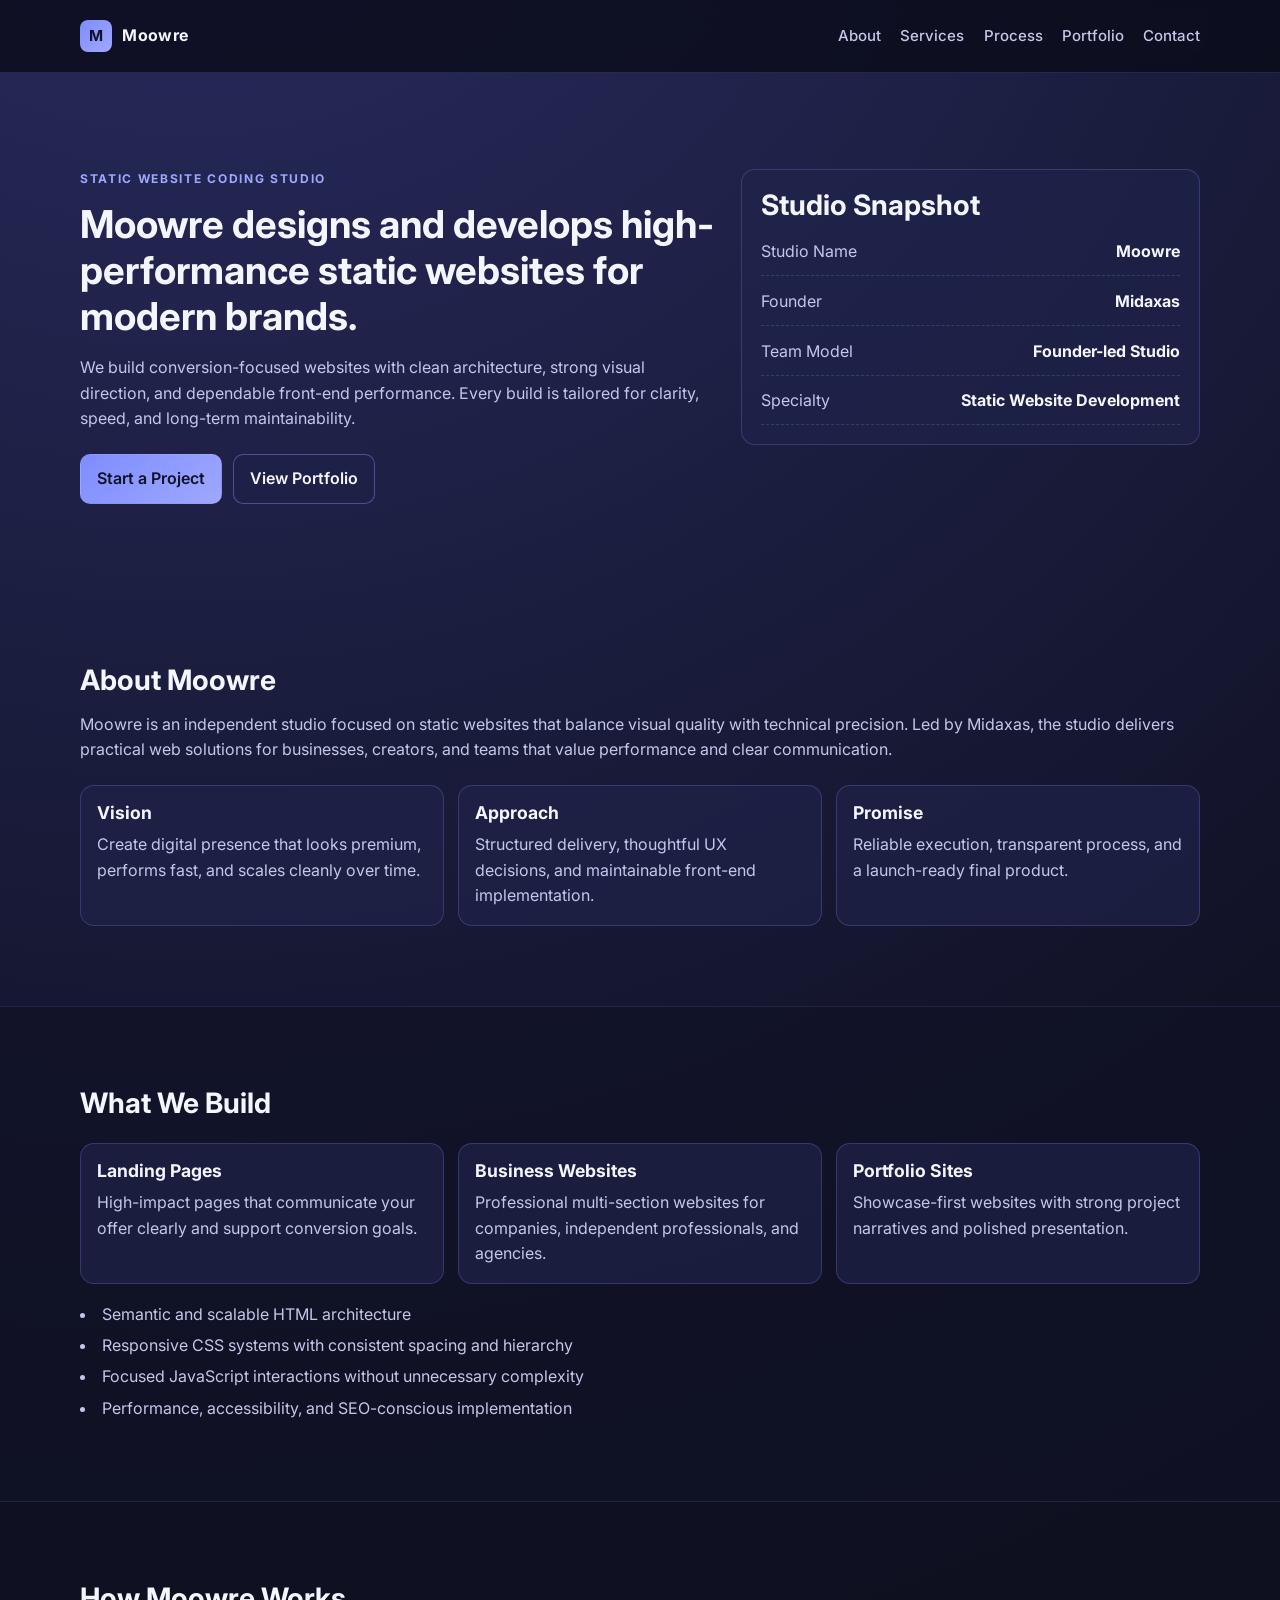
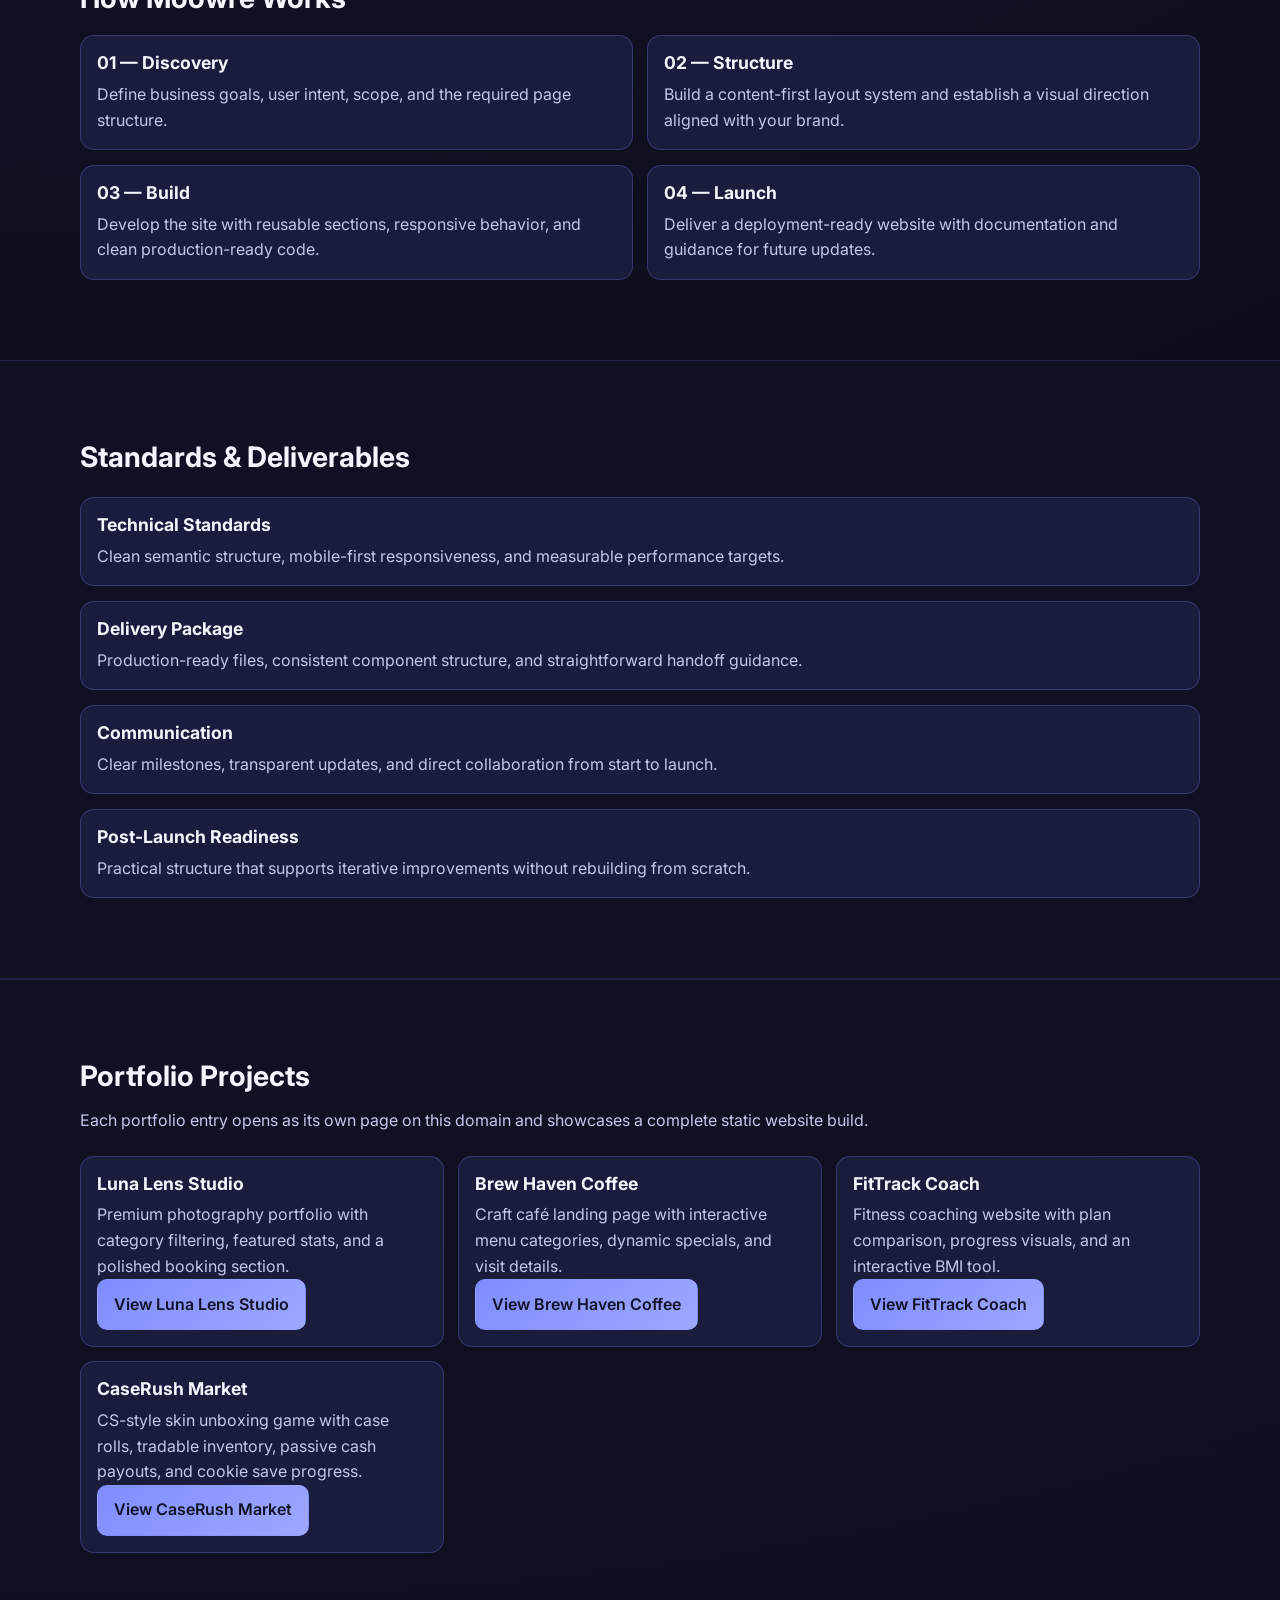
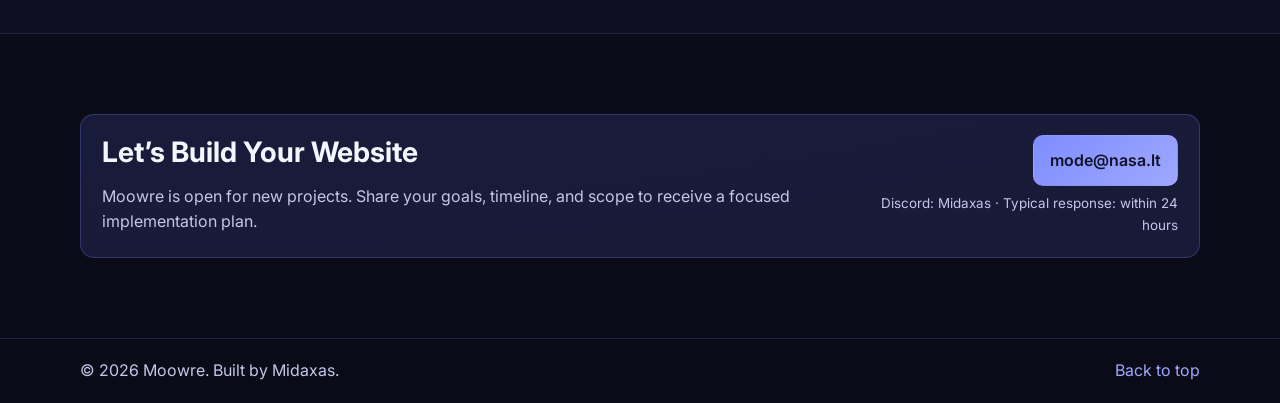
<file: index.html>
<!DOCTYPE html>
<html lang="en">
<head>
    <meta charset="UTF-8">
    <meta name="viewport" content="width=device-width, initial-scale=1.0">
    <meta name="description" content="Moowre is a static website coding studio crafting fast, focused, and maintainable web experiences.">
    <title>Moowre — Static Website Coding Studio</title>
    <link rel="icon" type="image/svg+xml" href="/favicon.svg">
    <link rel="preconnect" href="https://fonts.googleapis.com">
    <link rel="preconnect" href="https://fonts.gstatic.com" crossorigin>
    <link href="https://fonts.googleapis.com/css2?family=Inter:wght@400;500;600;700;800&display=swap" rel="stylesheet">
    <link rel="stylesheet" href="styles.css?v=20260303-5">
</head>
<body>
    <header class="site-header">
        <div class="container nav-wrap">
            <a href="#top" class="brand" aria-label="Moowre home">
                <span class="brand-mark">M</span>
                <span class="brand-text">Moowre</span>
            </a>
            <nav aria-label="Primary navigation">
                <ul class="nav-links">
                    <li><a href="#about">About</a></li>
                    <li><a href="#services">Services</a></li>
                    <li><a href="#process">Process</a></li>
                    <li><a href="#portfolio">Portfolio</a></li>
                    <li><a href="#contact">Contact</a></li>
                </ul>
            </nav>
        </div>
    </header>

    <main id="top">
        <section class="hero section">
            <div class="container hero-grid">
                <div>
                    <p class="eyebrow">Static Website Coding Studio</p>
                    <h1>Moowre designs and develops high-performance static websites for modern brands.</h1>
                    <p class="hero-copy">We build conversion-focused websites with clean architecture, strong visual direction, and dependable front-end performance. Every build is tailored for clarity, speed, and long-term maintainability.</p>
                    <div class="hero-cta">
                        <a class="btn btn-primary" href="#contact">Start a Project</a>
                        <a class="btn btn-ghost" href="#portfolio">View Portfolio</a>
                    </div>
                </div>
                <aside class="hero-panel" aria-label="Studio snapshot">
                    <h2>Studio Snapshot</h2>
                    <ul>
                        <li><span>Studio Name</span><strong>Moowre</strong></li>
                        <li><span>Founder</span><strong>Midaxas</strong></li>
                        <li><span>Team Model</span><strong>Founder-led Studio</strong></li>
                        <li><span>Specialty</span><strong>Static Website Development</strong></li>
                    </ul>
                </aside>
            </div>
        </section>

        <section id="about" class="section">
            <div class="container">
                <h2>About Moowre</h2>
                <p>Moowre is an independent studio focused on static websites that balance visual quality with technical precision. Led by Midaxas, the studio delivers practical web solutions for businesses, creators, and teams that value performance and clear communication.</p>
                <div class="cards three-col">
                    <article class="card">
                        <h3>Vision</h3>
                        <p>Create digital presence that looks premium, performs fast, and scales cleanly over time.</p>
                    </article>
                    <article class="card">
                        <h3>Approach</h3>
                        <p>Structured delivery, thoughtful UX decisions, and maintainable front-end implementation.</p>
                    </article>
                    <article class="card">
                        <h3>Promise</h3>
                        <p>Reliable execution, transparent process, and a launch-ready final product.</p>
                    </article>
                </div>
            </div>
        </section>

        <section id="services" class="section alt">
            <div class="container">
                <h2>What We Build</h2>
                <div class="cards three-col">
                    <article class="card">
                        <h3>Landing Pages</h3>
                        <p>High-impact pages that communicate your offer clearly and support conversion goals.</p>
                    </article>
                    <article class="card">
                        <h3>Business Websites</h3>
                        <p>Professional multi-section websites for companies, independent professionals, and agencies.</p>
                    </article>
                    <article class="card">
                        <h3>Portfolio Sites</h3>
                        <p>Showcase-first websites with strong project narratives and polished presentation.</p>
                    </article>
                </div>
                <ul class="stack">
                    <li>Semantic and scalable HTML architecture</li>
                    <li>Responsive CSS systems with consistent spacing and hierarchy</li>
                    <li>Focused JavaScript interactions without unnecessary complexity</li>
                    <li>Performance, accessibility, and SEO-conscious implementation</li>
                </ul>
            </div>
        </section>

        <section id="process" class="section">
            <div class="container">
                <h2>How Moowre Works</h2>
                <div class="timeline">
                    <article class="card">
                        <h3>01 — Discovery</h3>
                        <p>Define business goals, user intent, scope, and the required page structure.</p>
                    </article>
                    <article class="card">
                        <h3>02 — Structure</h3>
                        <p>Build a content-first layout system and establish a visual direction aligned with your brand.</p>
                    </article>
                    <article class="card">
                        <h3>03 — Build</h3>
                        <p>Develop the site with reusable sections, responsive behavior, and clean production-ready code.</p>
                    </article>
                    <article class="card">
                        <h3>04 — Launch</h3>
                        <p>Deliver a deployment-ready website with documentation and guidance for future updates.</p>
                    </article>
                </div>
            </div>
        </section>

        <section class="section alt">
            <div class="container">
                <h2>Standards & Deliverables</h2>
                <div class="cards two-col">
                    <article class="card">
                        <h3>Technical Standards</h3>
                        <p>Clean semantic structure, mobile-first responsiveness, and measurable performance targets.</p>
                    </article>
                    <article class="card">
                        <h3>Delivery Package</h3>
                        <p>Production-ready files, consistent component structure, and straightforward handoff guidance.</p>
                    </article>
                    <article class="card">
                        <h3>Communication</h3>
                        <p>Clear milestones, transparent updates, and direct collaboration from start to launch.</p>
                    </article>
                    <article class="card">
                        <h3>Post-Launch Readiness</h3>
                        <p>Practical structure that supports iterative improvements without rebuilding from scratch.</p>
                    </article>
                </div>
            </div>
        </section>

        <section id="portfolio" class="section alt">
            <div class="container">
                <div class="portfolio-head">
                    <h2>Portfolio Projects</h2>
                    <p>Each portfolio entry opens as its own page on this domain and showcases a complete static website build.</p>
                </div>

                <div class="cards three-col" role="list" aria-label="Portfolio projects">
                    <article class="card project-card" role="listitem">
                        <h3>Luna Lens Studio</h3>
                        <p>Premium photography portfolio with category filtering, featured stats, and a polished booking section.</p>
                        <a class="btn btn-primary" href="/project-a/">View Luna Lens Studio</a>
                    </article>
                    <article class="card project-card" role="listitem">
                        <h3>Brew Haven Coffee</h3>
                        <p>Craft café landing page with interactive menu categories, dynamic specials, and visit details.</p>
                        <a class="btn btn-primary" href="/project-b/">View Brew Haven Coffee</a>
                    </article>
                    <article class="card project-card" role="listitem">
                        <h3>FitTrack Coach</h3>
                        <p>Fitness coaching website with plan comparison, progress visuals, and an interactive BMI tool.</p>
                        <a class="btn btn-primary" href="/project-c/">View FitTrack Coach</a>
                    </article>
                    <article class="card project-card" role="listitem">
                        <h3>CaseRush Market</h3>
                        <p>CS-style skin unboxing game with case rolls, tradable inventory, passive cash payouts, and cookie save progress.</p>
                        <a class="btn btn-primary" href="/project-d/">View CaseRush Market</a>
                    </article>
                </div>
            </div>
        </section>

        <section id="contact" class="section">
            <div class="container contact-box">
                <div>
                    <h2>Let’s Build Your Website</h2>
                    <p>Moowre is open for new projects. Share your goals, timeline, and scope to receive a focused implementation plan.</p>
                </div>
                <div class="contact-actions">
                    <a class="btn btn-primary" href="mailto:mode@nasa.lt">mode@nasa.lt</a>
                    <p class="contact-note">Discord: Midaxas · Typical response: within 24 hours</p>
                </div>
            </div>
        </section>
    </main>

    <footer class="site-footer">
        <div class="container footer-wrap">
            <p>© <span id="year"></span> Moowre. Built by Midaxas.</p>
            <a href="#top">Back to top</a>
        </div>
    </footer>

    <script src="script.js?v=20260303-5"></script>
</body>
</html>
</file>
<file: styles.css>
* {
    margin: 0;
    padding: 0;
    box-sizing: border-box;
}

:root {
    --bg: #0f1021;
    --bg-soft: #181937;
    --surface: #20224a;
    --surface-2: #282b5f;
    --line: #40447a;
    --text: #f4f6ff;
    --text-soft: #c4c7ea;
    --primary: #7f8cff;
    --primary-strong: #9ea8ff;
}

html {
    scroll-behavior: smooth;
}

body {
    font-family: Inter, system-ui, -apple-system, Segoe UI, Roboto, Helvetica, Arial, sans-serif;
    background: radial-gradient(circle at 15% -10%, #2b2e65 0%, var(--bg) 45%, #0a0b16 100%);
    color: var(--text);
    line-height: 1.6;
}

a {
    color: inherit;
    text-decoration: none;
}

.container {
    width: min(1120px, 92%);
    margin: 0 auto;
}

.section {
    padding: 5rem 0;
}

.section.alt {
    background: rgba(16, 18, 38, 0.7);
    border-top: 1px solid rgba(127, 140, 255, 0.15);
    border-bottom: 1px solid rgba(127, 140, 255, 0.15);
}

h1,
h2,
h3 {
    line-height: 1.2;
}

h1 {
    font-size: clamp(2rem, 3vw, 3.35rem);
    margin-bottom: 1rem;
}

h2 {
    font-size: clamp(1.6rem, 2.2vw, 2.2rem);
    margin-bottom: 0.85rem;
}

h3 {
    font-size: 1.1rem;
    margin-bottom: 0.55rem;
}

p {
    color: var(--text-soft);
}

.site-header {
    position: sticky;
    top: 0;
    z-index: 50;
    backdrop-filter: blur(10px);
    background: rgba(10, 11, 24, 0.78);
    border-bottom: 1px solid rgba(127, 140, 255, 0.2);
}

.nav-wrap {
    min-height: 72px;
    display: flex;
    align-items: center;
    justify-content: space-between;
    gap: 1rem;
}

.brand {
    display: flex;
    align-items: center;
    gap: 0.65rem;
    font-weight: 700;
}

.brand-mark {
    width: 32px;
    height: 32px;
    border-radius: 8px;
    display: grid;
    place-items: center;
    background: linear-gradient(135deg, var(--primary), var(--primary-strong));
    color: #111326;
    font-size: 0.95rem;
}

.brand-text {
    letter-spacing: 0.3px;
}

.nav-links {
    display: flex;
    list-style: none;
    gap: 1.2rem;
}

.nav-links a {
    color: var(--text-soft);
    font-weight: 500;
    font-size: 0.94rem;
}

.nav-links a:hover {
    color: var(--text);
}

.hero {
    padding-top: 6rem;
}

.eyebrow {
    color: var(--primary-strong);
    text-transform: uppercase;
    letter-spacing: 0.14em;
    font-size: 0.75rem;
    font-weight: 700;
    margin-bottom: 0.8rem;
}

.hero-grid {
    display: grid;
    grid-template-columns: 1.25fr 0.9fr;
    gap: 1.5rem;
    align-items: start;
}

.hero-copy {
    max-width: 66ch;
}

.hero-cta {
    margin-top: 1.35rem;
    display: flex;
    gap: 0.7rem;
    flex-wrap: wrap;
}

.btn {
    display: inline-flex;
    align-items: center;
    justify-content: center;
    border-radius: 10px;
    padding: 0.72rem 1rem;
    font-weight: 600;
    border: 1px solid transparent;
    transition: transform 0.2s ease, background 0.2s ease, border-color 0.2s ease;
}

.btn:hover {
    transform: translateY(-1px);
}

.btn-primary {
    background: linear-gradient(140deg, var(--primary), var(--primary-strong));
    color: #111326;
}

.btn-ghost {
    border-color: rgba(127, 140, 255, 0.45);
    color: var(--text);
    background: rgba(31, 34, 72, 0.5);
}

.btn.disabled {
    pointer-events: none;
    opacity: 0.5;
}

.hero-panel,
.card,
.portfolio-shell,
.contact-box {
    background: rgba(33, 35, 75, 0.66);
    border: 1px solid rgba(127, 140, 255, 0.25);
    border-radius: 14px;
}

.hero-panel {
    padding: 1.2rem;
}

.hero-panel ul {
    margin-top: 1rem;
    list-style: none;
    display: grid;
    gap: 0.8rem;
}

.hero-panel li {
    display: flex;
    justify-content: space-between;
    gap: 0.8rem;
    border-bottom: 1px dashed rgba(127, 140, 255, 0.25);
    padding-bottom: 0.65rem;
}

.hero-panel li span {
    color: var(--text-soft);
}

.cards {
    margin-top: 1.4rem;
    display: grid;
    gap: 0.9rem;
}

.three-col {
    grid-template-columns: repeat(3, minmax(0, 1fr));
}

.card {
    padding: 1rem;
}

.stack {
    margin-top: 1.15rem;
    list-style-position: inside;
    color: var(--text-soft);
    display: grid;
    gap: 0.35rem;
}

.timeline {
    margin-top: 1.2rem;
    display: grid;
    grid-template-columns: repeat(2, minmax(0, 1fr));
    gap: 0.9rem;
}

.portfolio-head {
    margin-bottom: 1rem;
}

.portfolio-shell {
    overflow: hidden;
}

.shell-topbar {
    min-height: 48px;
    background: rgba(15, 16, 35, 0.9);
    border-bottom: 1px solid rgba(127, 140, 255, 0.25);
    padding: 0 1rem;
    display: flex;
    align-items: center;
    gap: 0.5rem;
}

.dot {
    width: 10px;
    height: 10px;
    border-radius: 50%;
    background: #737bc4;
}

.shell-topbar p {
    margin-left: 0.45rem;
    color: #9ea2cf;
    font-size: 0.86rem;
}

.portfolio-inner {
    display: grid;
    grid-template-columns: 200px 1fr;
    min-height: 300px;
}

.portfolio-tabs {
    border-right: 1px solid rgba(127, 140, 255, 0.2);
    display: grid;
    align-content: start;
    gap: 0.4rem;
    padding: 1rem 0.7rem;
    background: rgba(18, 20, 44, 0.7);
}

.tab-btn {
    background: transparent;
    color: var(--text-soft);
    border: 1px solid rgba(127, 140, 255, 0.2);
    border-radius: 8px;
    padding: 0.62rem 0.68rem;
    text-align: left;
    cursor: pointer;
}

.tab-btn:hover,
.tab-btn.active {
    color: var(--text);
    border-color: rgba(127, 140, 255, 0.5);
    background: rgba(127, 140, 255, 0.12);
}

.portfolio-view {
    padding: 1.2rem;
}

.portfolio-view ul {
    margin: 0.8rem 0 1rem;
    list-style-position: inside;
    color: var(--text-soft);
    display: grid;
    gap: 0.26rem;
}

.contact-box {
    padding: 1.3rem;
    display: flex;
    align-items: center;
    justify-content: space-between;
    gap: 1rem;
}

.contact-actions {
    text-align: right;
}

.contact-note {
    font-size: 0.84rem;
    margin-top: 0.45rem;
}

.site-footer {
    border-top: 1px solid rgba(127, 140, 255, 0.2);
    padding: 1.2rem 0;
}

.footer-wrap {
    display: flex;
    justify-content: space-between;
    align-items: center;
    gap: 1rem;
}

.footer-wrap a {
    color: var(--primary-strong);
}

@media (max-width: 940px) {
    .hero-grid,
    .three-col,
    .timeline,
    .portfolio-inner,
    .contact-box {
        grid-template-columns: 1fr;
        display: grid;
    }

    .portfolio-tabs {
        border-right: 0;
        border-bottom: 1px solid rgba(127, 140, 255, 0.2);
        grid-template-columns: repeat(3, minmax(0, 1fr));
    }

    .contact-actions {
        text-align: left;
    }

    .nav-links {
        gap: 0.75rem;
        flex-wrap: wrap;
        justify-content: flex-end;
    }
}

@media (max-width: 620px) {
    .hero {
        padding-top: 4.6rem;
    }

    .section {
        padding: 3.8rem 0;
    }

    .nav-wrap {
        padding: 0.6rem 0;
        align-items: flex-start;
        flex-direction: column;
    }

    .nav-links {
        justify-content: flex-start;
    }

    .portfolio-tabs {
        grid-template-columns: 1fr;
    }
}
</file>
